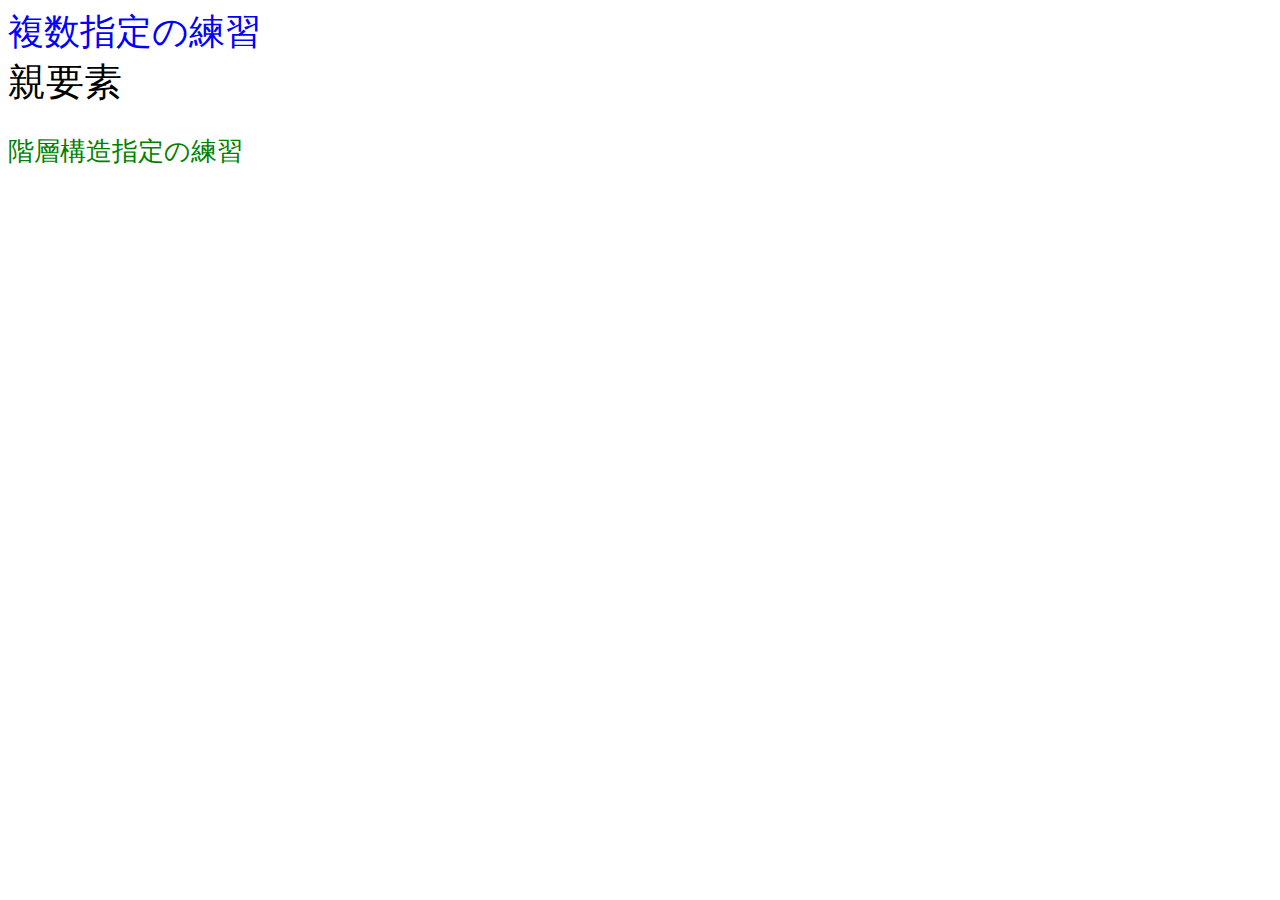
<file: index.html>
<!DOCTYPE html>
<html lang="ja">
<head>
  <meta charset="UTF-8">
  <meta http-equiv="X-UA-Compatible" content="IE=edge">
  <meta name="viewport" content="width=device-width, initial-scale=1.0">
  <link rel="stylesheet" href="styles/main.css">
  <title>Document</title>
</head>
<body>
  <div class="sample1"></div>
  <div class="sample2">複数指定の練習</div>

  <div class="wrapper">
    親要素
    <p class="contents">階層構造指定の練習</p>
  </div>
</body>
</html>
</file>
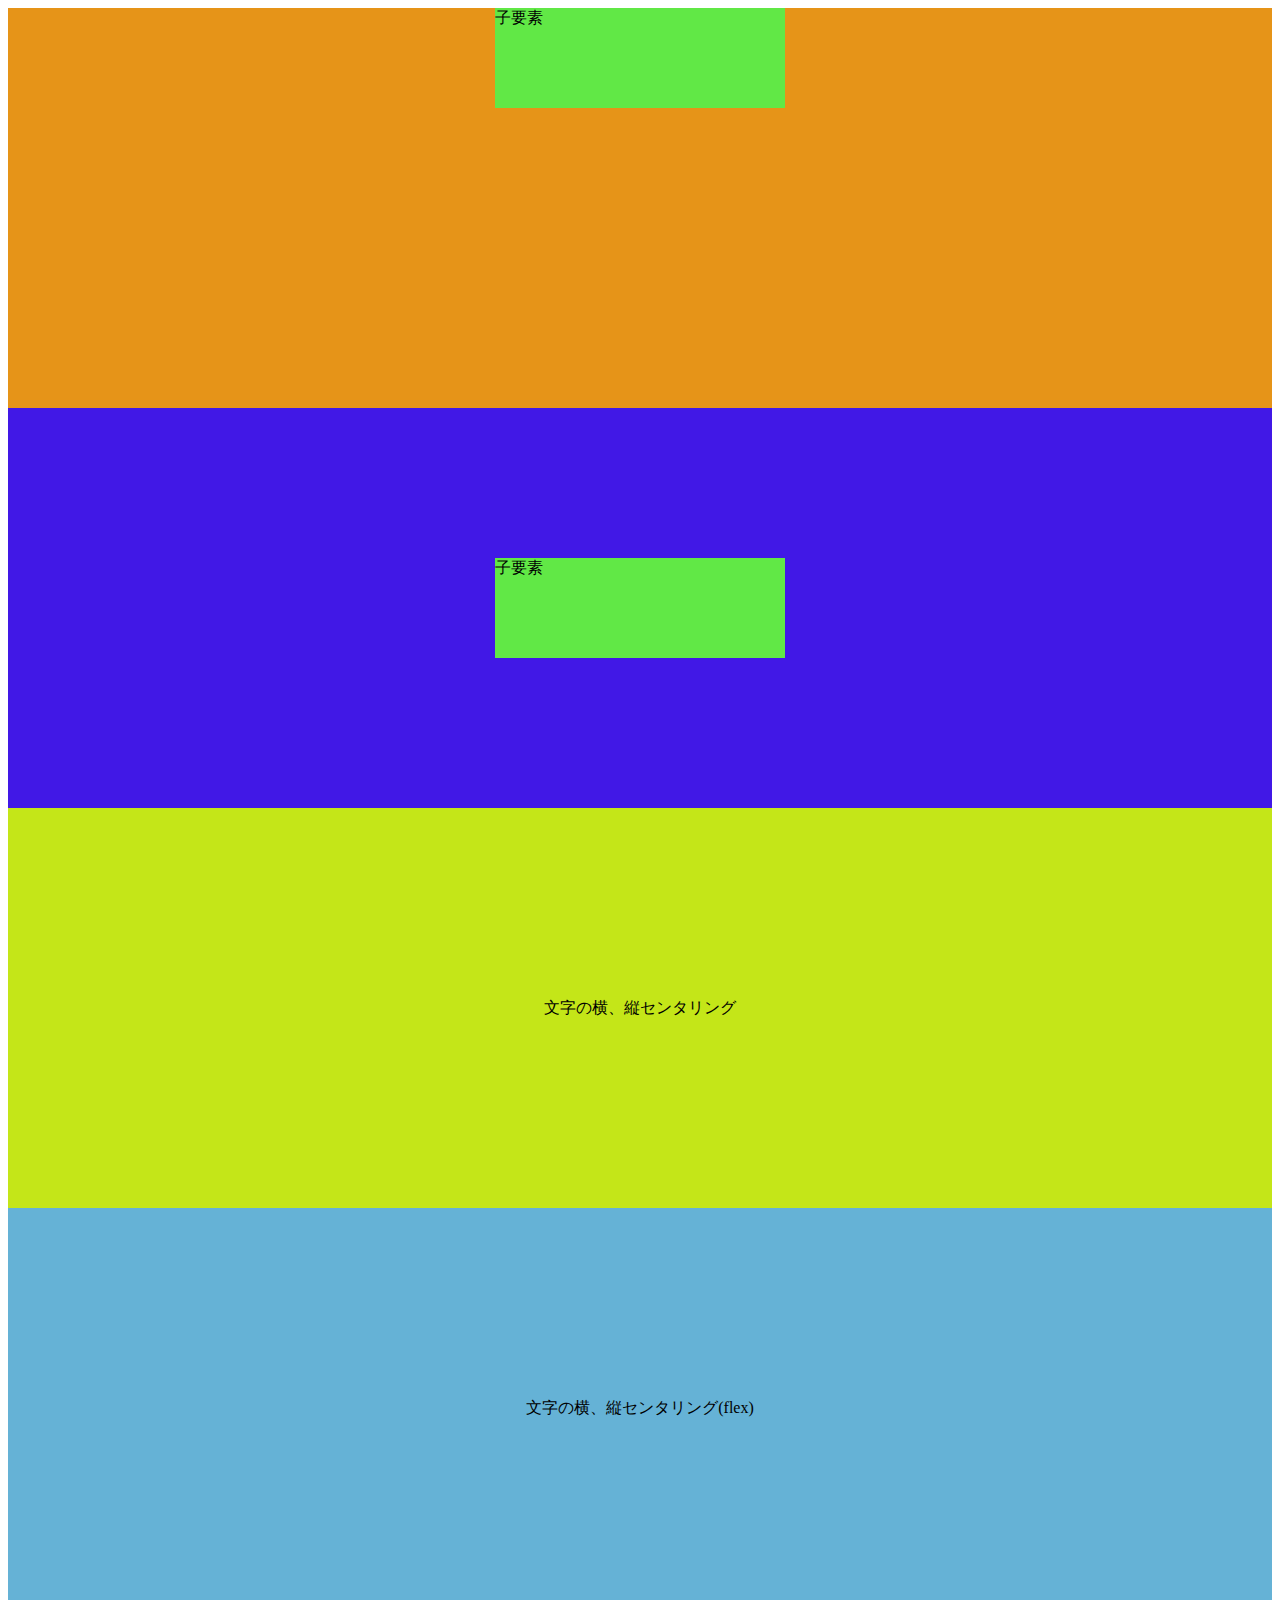
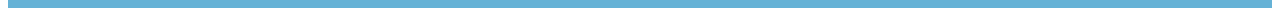
<file: centerd/index.html>
<!DOCTYPE html>
<html lang="ja">
<head>
  <meta charset="UTF-8">
  <meta http-equiv="X-UA-Compatible" content="IE=edge">
  <meta name="viewport" content="width=device-width, initial-scale=1.0">
  <link rel="stylesheet" href="styles/main.css">
  <title>Document</title>
</head>
<body>
  <div class="parent">
    <div class="child">子要素</div>
  </div>
  <div class="parent-justify-align">
    <div class="child-justify-align">子要素</div>
  </div>
  <div class="text-center">
    文字の横、縦センタリング
  </div>
  <div class="text-center-flex">
    文字の横、縦センタリング(flex)
  </div>
</body>
</html>
</file>
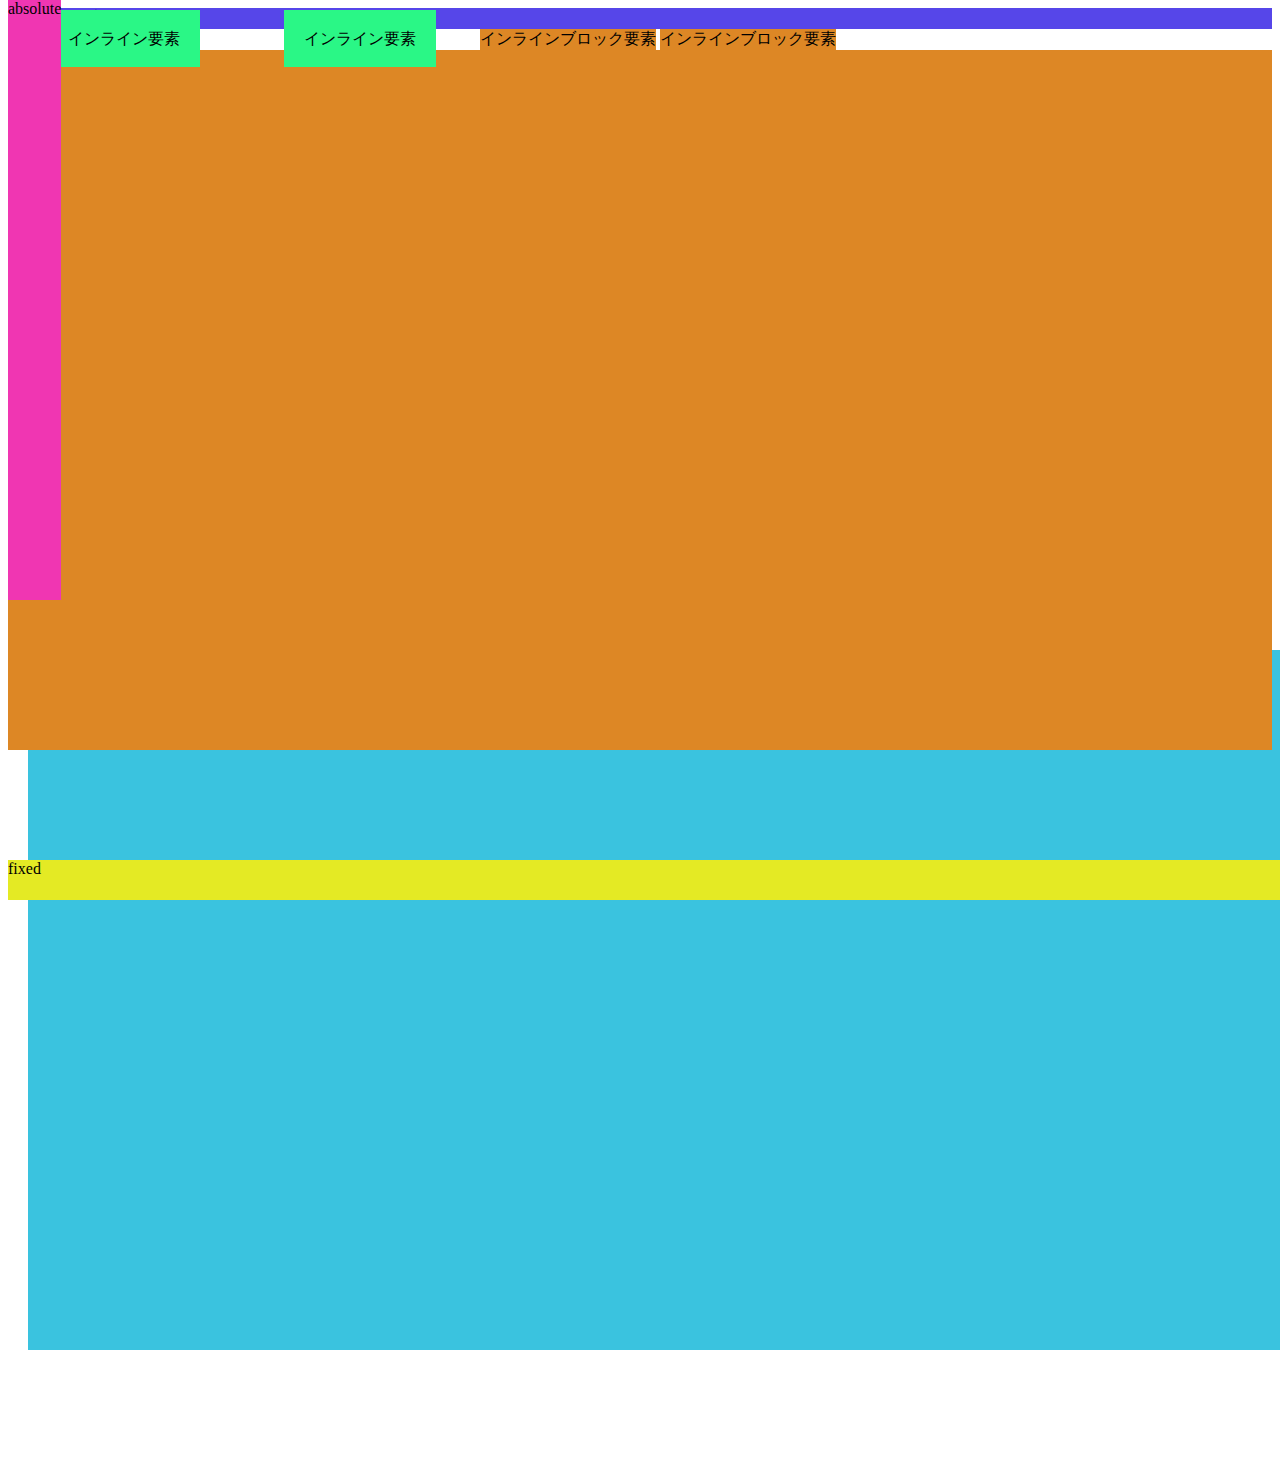
<file: display/index.html>
<!DOCTYPE html>
<html lang="ja">
<head>
  <meta charset="UTF-8">
  <meta http-equiv="X-UA-Compatible" content="IE=edge">
  <meta name="viewport" content="width=device-width, initial-scale=1.0">
  <link rel="stylesheet" href="styles/main.css">
  <title>Document</title>
</head>
<body>
  <div class="block">ブロック要素</div>
  <div class="inline">インライン要素</div>
  <div class="inline">インライン要素</div>
  <div class="inline-block">インラインブロック要素</div>
  <div class="inline-block">インラインブロック要素</div>

  <div class="static">static</div>
  <div class="relative">relative</div>
  <div class="absolute">absolute</div>
  <div class="fixed">fixed</div>
</body>
</html>
</file>
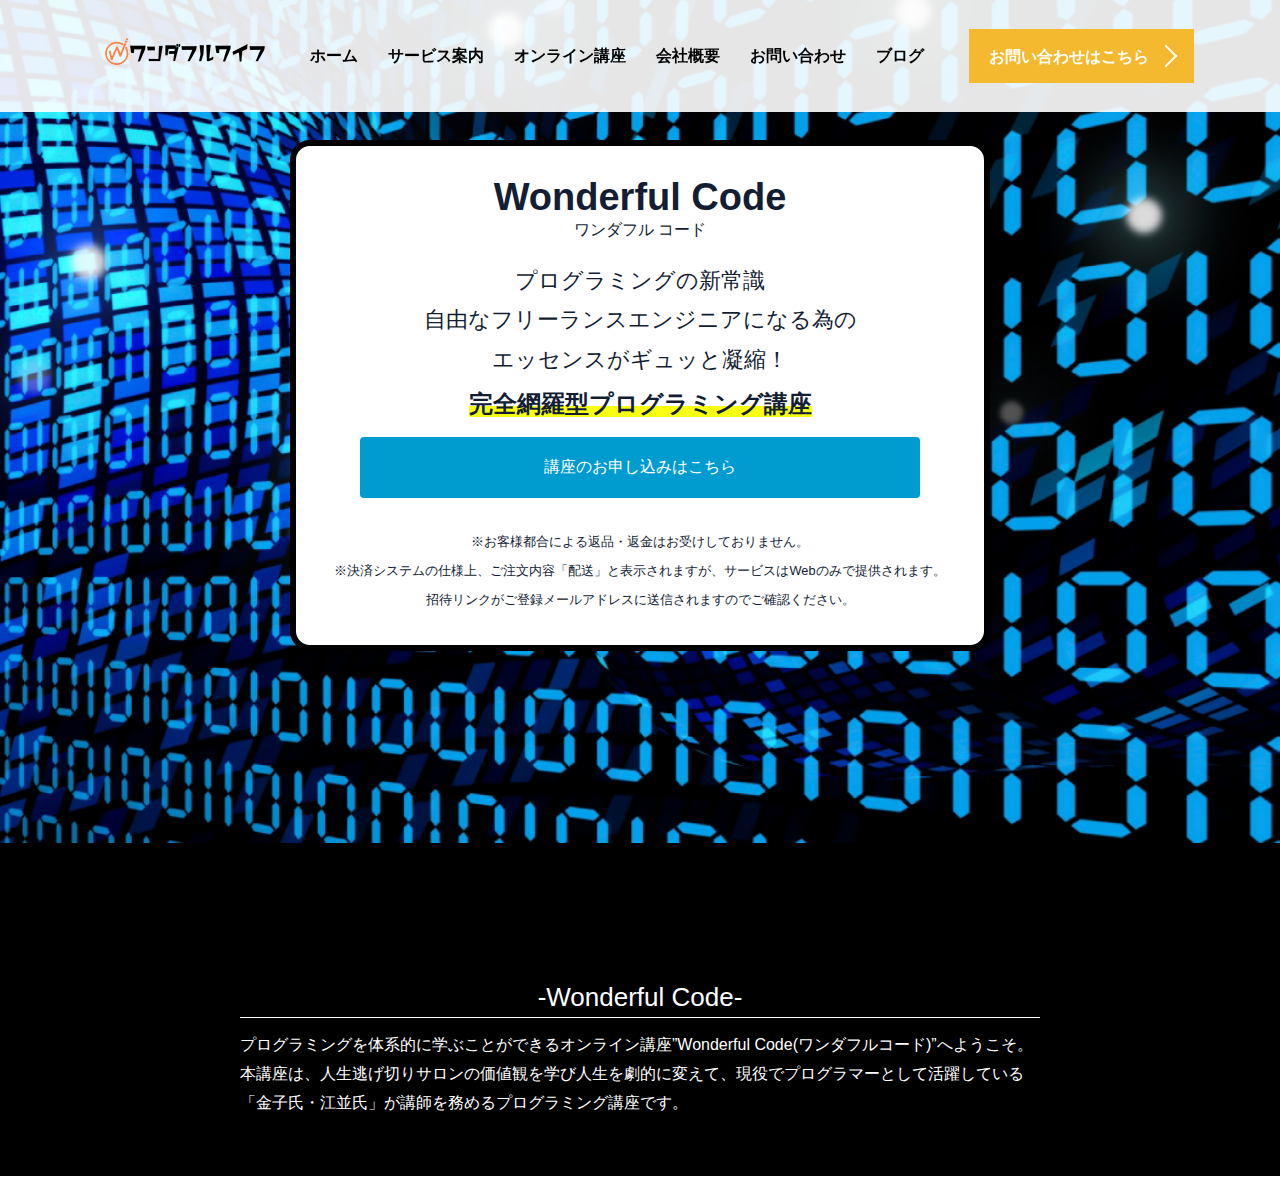
<file: lp_reproduction/index.html>
<!DOCTYPE html>
<html lang="ja">
<head>
  <meta charset="UTF-8">
  <meta http-equiv="X-UA-Compatible" content="IE=edge">
  <meta name="viewport" content="width=device-width, initial-scale=1.0">
  <link rel="stylesheet" href="styles/main.css">
  <title>Document</title>
</head>
<body>
  <header>
    <div class="lp-wrap header-wrapper">
      <div class="nav-item-wrapper">
        <a href=""><img src="./img/logo.png" alt=""></a>
      </div>
      <nav>
        <ul class="nav-item-wrapper">
          <li><a href="">ホーム</a></li>
          <li><a href="">サービス案内</a></li>
          <li><a href="">オンライン講座</a></li>
          <li><a href="">会社概要</a></li>
          <li><a href="">お問い合わせ</a></li>
          <li><a href="">ブログ</a></li>
        </ul>
      </nav>
      <div class="nav-item-wrapper">
        <a class="header-btn-wrapper" href="">
          <span>
            お問い合わせはこちら
          </span>
          <span class="header-btn-right"></span>
        </a>
      </div>
    </div>
  </header>
  <div class="intro-container">
    <div class="lp-wrap">
      <div class="intro-wrapper">
        <h1>Wonderful Code</h1>
        <p class="h1-japanese">ワンダフル コード</p>
        <p class="intro-p-first intro-p">プログラミングの新常識<br>
          自由なフリーランスエンジニアになる為の<br>
          エッセンスがギュッと凝縮！<br></p>
        <span class="yellow-line">完全網羅型プログラミング講座</span>
        <a href="" class="entry-buttun">講座のお申し込みはこちら</a>
        <br>
        <span class="warning intro-p">※お客様都合による返品・返金はお受けしておりません。<br></span>
        <span class="warning intro-p">※決済システムの仕様上、ご注文内容「配送」と表示されますが、サービスはWebのみで提供されます。<br>
          招待リンクがご登録メールアドレスに送信されますのでご確認ください。</span>
      </div>
    </div>
  </div>
  <div class="intro-footer-container">
    <div class="intro-footer-wrapper lp-wrap">
      <h2>-Wonderful Code-</h2>
      <p>プログラミングを体系的に学ぶことができるオンライン講座”Wonderful Code(ワンダフルコード)”へようこそ。<br>
        本講座は、人生逃げ切りサロンの価値観を学び人生を劇的に変えて、現役でプログラマーとして活躍している「金子氏・江並氏」が講師を務めるプログラミング講座です。</p>
    </div>
  </div>
    </body>
</html>
</file>
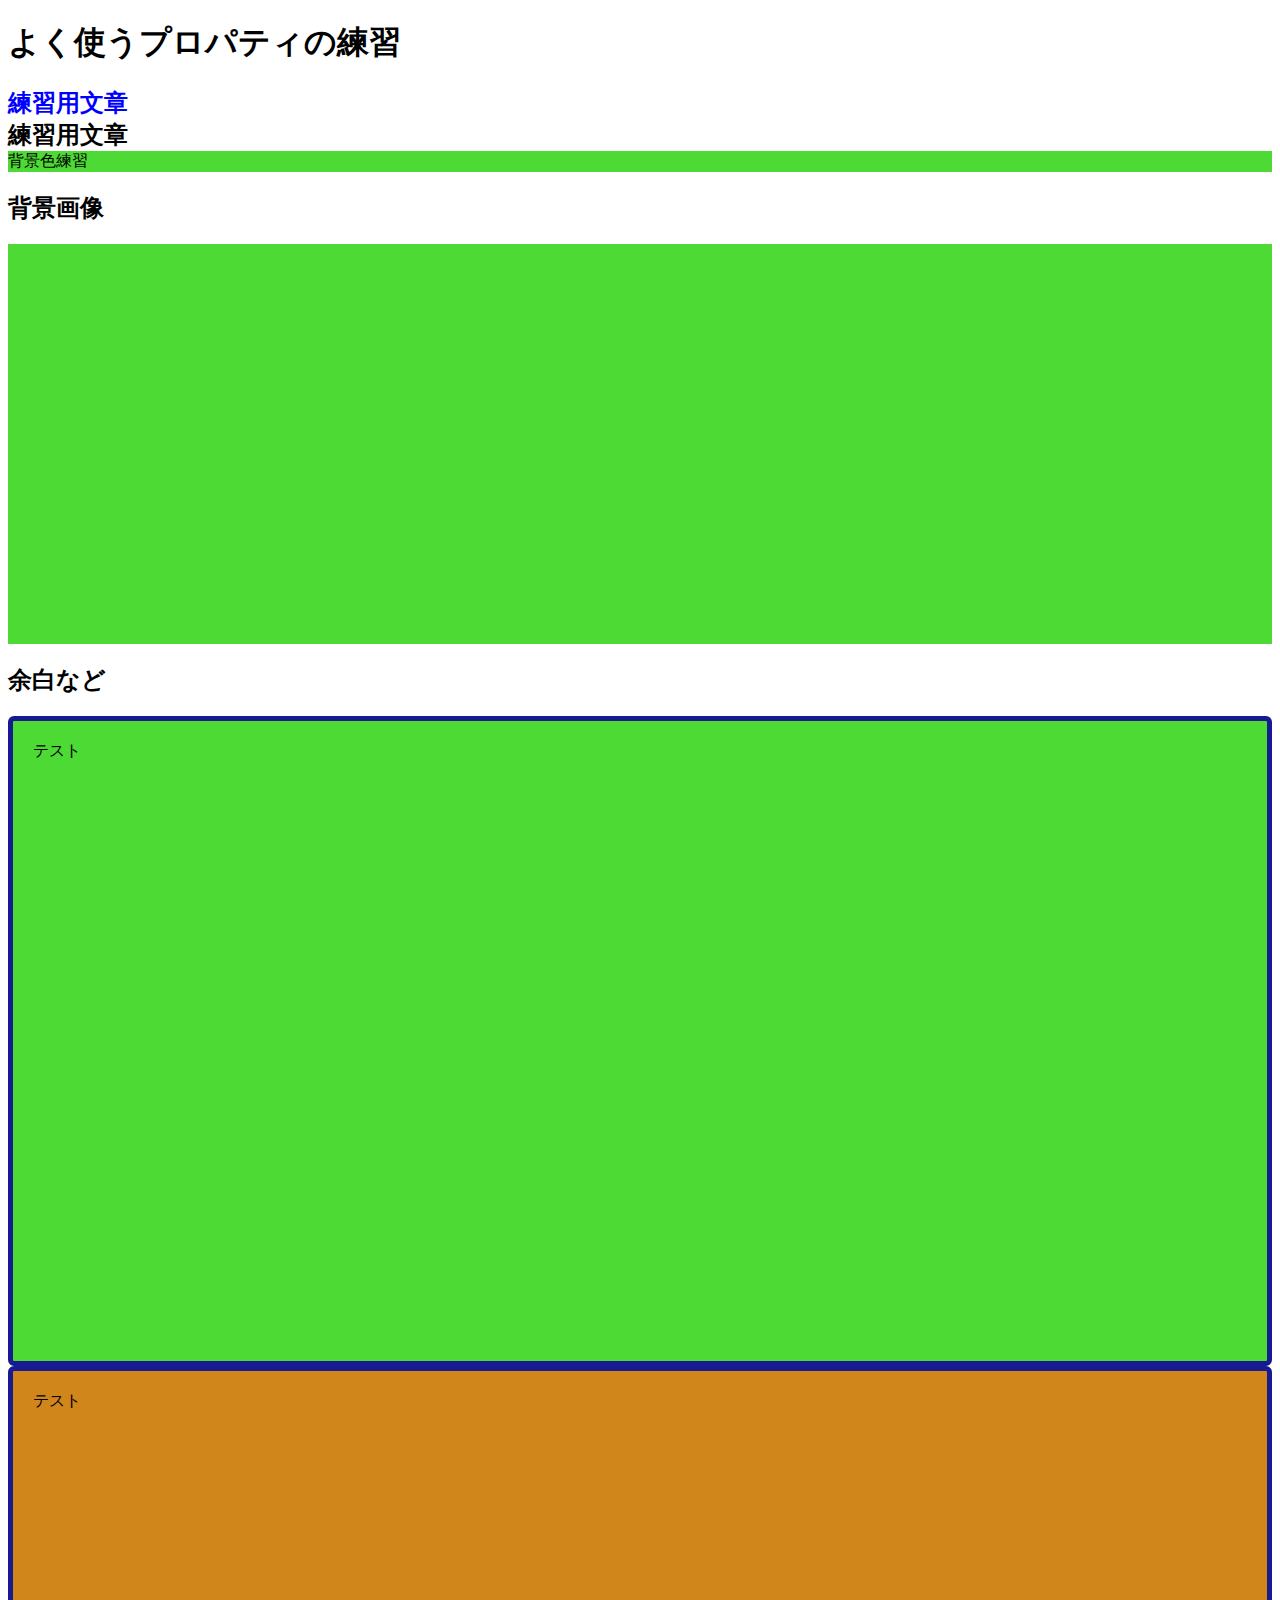
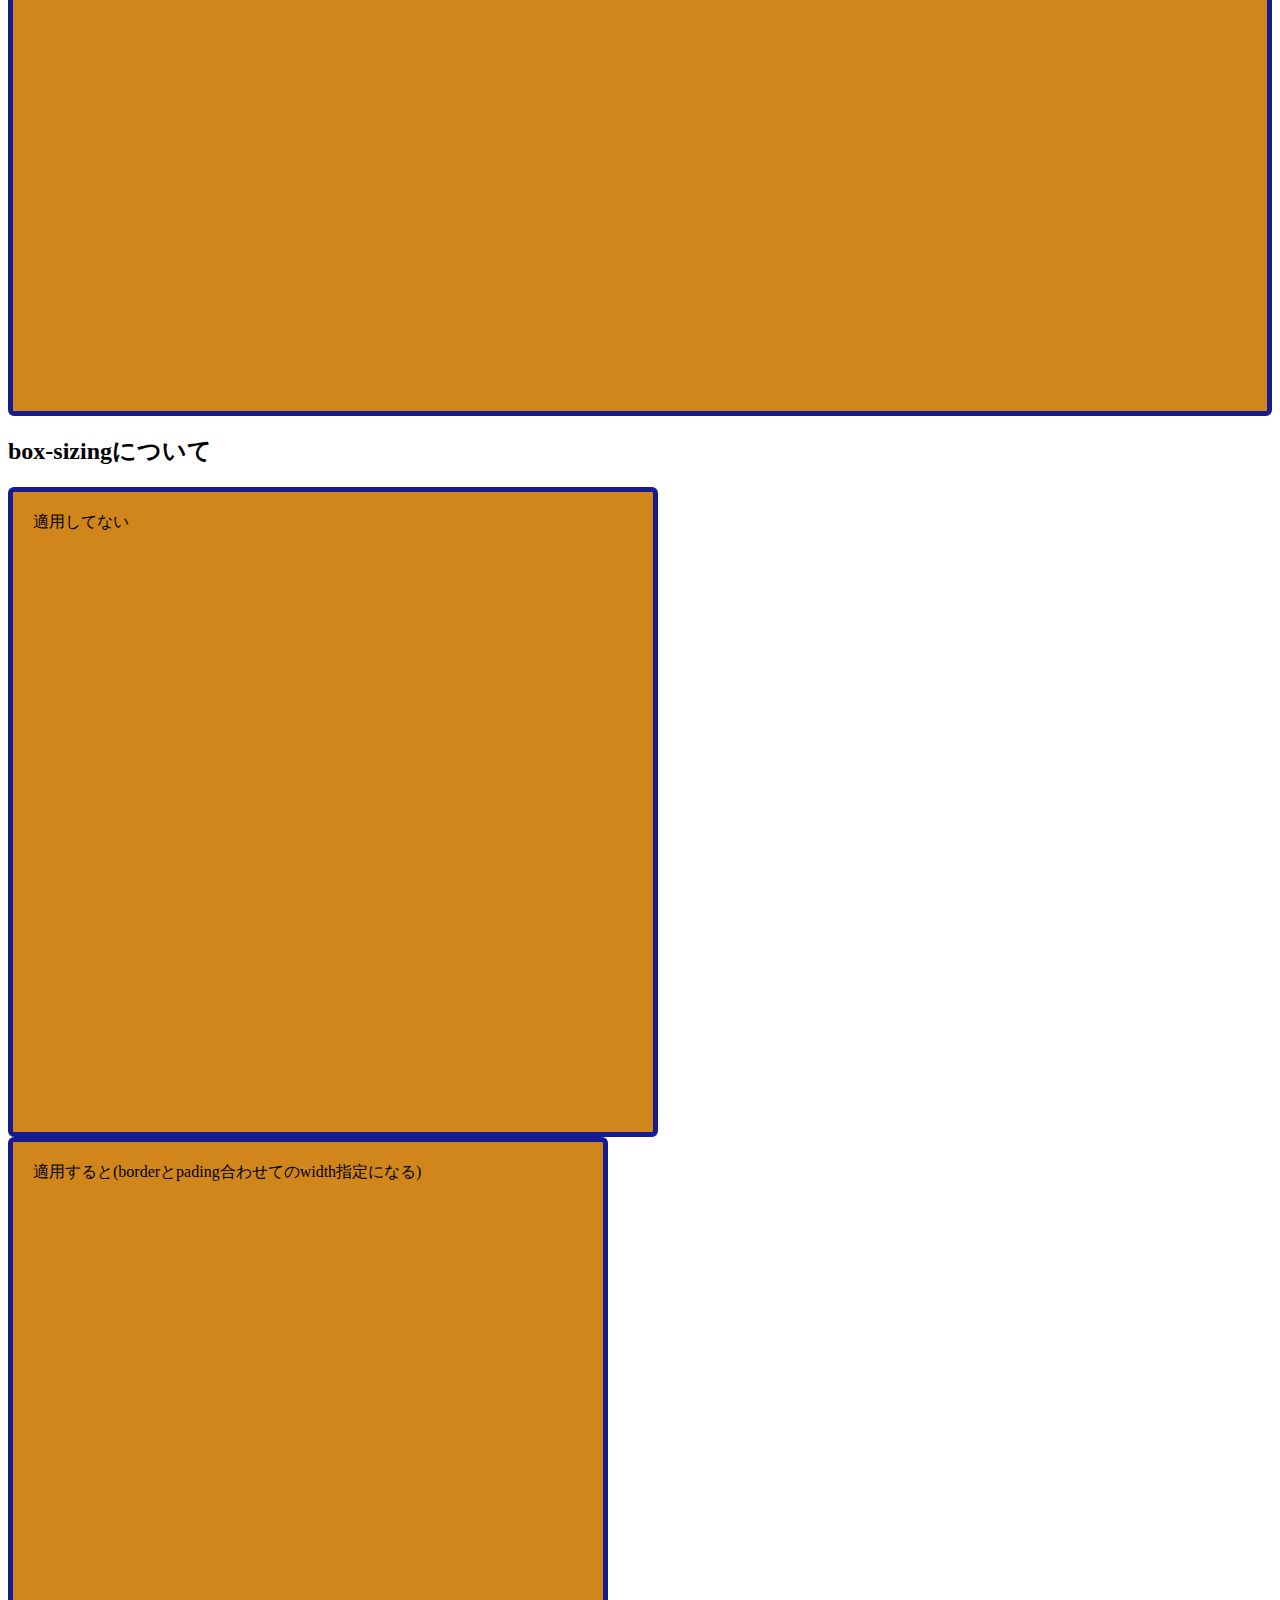
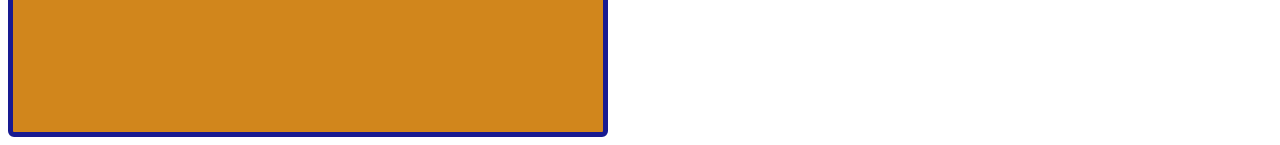
<file: property/index.html>
<!DOCTYPE html>
<html lang="ja">
<head>
  <meta charset="UTF-8">
  <meta http-equiv="X-UA-Compatible" content="IE=edge">
  <meta name="viewport" content="width=device-width, initial-scale=1.0">
  <link rel="stylesheet" href="styles/main.css">
  <title>Document</title>
</head>
<body>
  <h1>よく使うプロパティの練習</h1>
  <div class="sample1">練習用文章</div>
  <div class="sample2">練習用文章</div>
  <div class="bg-color">背景色練習</div>
  <h2>背景画像</h2>
  <div class="bg-img">
  </div>

  <h2>余白など</h2>
  <div class="box">
    テスト
  </div>
  <div class="box2">
    テスト
  </div>
  <h2>box-sizingについて</h2>
  <div class="box3">
    適用してない
  </div>
  <div class="box4">
    適用すると(borderとpading合わせてのwidth指定になる)
  </div>
</body>
</html>
</file>
<file: styles/main.css>
.sample1, .sample2 {
  font-size: 36px;
  color: blue;
}

.wrapper {
  font-size: 38px;
}
.wrapper .contents {
  font-size: 26px;
  color: green;
}/*# sourceMappingURL=main.css.map */
</file>
<file: centerd/styles/main.css>
.parent {
  background-color: #e69418;
  height: 400px;
  width: 100%;
}

.child {
  background-color: #61e846;
  height: 100px;
  width: 23%;
  margin: 0 auto;
}

.parent-justify-align {
  background-color: #4118e6;
  height: 400px;
  width: 100%;
  display: flex;
  justify-content: center;
  align-items: center;
}

.child-justify-align {
  background-color: #61e846;
  height: 100px;
  width: 23%;
}

.text-center {
  background-color: #c4e618;
  height: 400px;
  width: 100%;
  text-align: center;
  line-height: 400px;
}

.text-center-flex {
  background-color: #65b2d6;
  height: 400px;
  display: flex;
  justify-content: center;
  align-items: center;
}/*# sourceMappingURL=main.css.map */
</file>
<file: display/styles/main.css>
.block {
  background-color: #5646e9;
}

.inline-block {
  display: inline-block;
  background-color: #dd8725;
}

.inline {
  display: inline;
  background-color: #2af786;
  padding: 20px;
  margin: 40px;
}

.static {
  background-color: #dd8725;
  position: static;
  height: 700px;
}

.relative {
  background-color: #3ac3df;
  position: relative;
  height: 700px;
  top: -100px;
  left: 20px;
  z-index: -1;
}

.absolute {
  background-color: #f036b2;
  position: absolute;
  height: 600px;
  top: 0;
}

.fixed {
  background-color: #e4ea24;
  position: fixed;
  height: 40px;
  bottom: 0;
  width: 100%;
}/*# sourceMappingURL=main.css.map */
</file>
<file: lp_reproduction/styles/main.css>
@charset "UTF-8";
* {
  box-sizing: border-box;
}

body {
  margin: 0;
}

a {
  text-decoration: none;
}

li {
  list-style: none;
  display: flex;
  justify-content: center;
  align-items: center;
}

header {
  position: fixed;
  top: 0;
  z-index: 999;
  width: 100%;
  background-color: rgba(255, 255, 255, 0.9);
}
header nav {
  display: flex;
  align-items: center;
}

.header-wrapper {
  display: flex;
  justify-content: space-evenly;
}

.nav-item-wrapper {
  display: flex;
  justify-content: center;
  align-items: center;
  margin: 0;
  padding: 0 15px;
  min-height: 112px;
}
.nav-item-wrapper span {
  display: block;
}
.nav-item-wrapper li {
  width: 100%;
  font-family: "arial";
  font-weight: 700;
  white-space: nowrap;
  padding: 15px;
}
.nav-item-wrapper li a {
  color: #000;
  text-decoration: none;
}

.header-btn-wrapper {
  background-color: #F5B92F;
  padding: 14px 45px 12px 20px;
  display: flex;
  position: relative;
}
.header-btn-wrapper span {
  color: #fff;
  font-weight: 700;
  display: block;
  white-space: nowrap;
}
.header-btn-wrapper .header-btn-right {
  display: block;
  position: absolute;
  right: 20px;
  top: 50%;
  margin-top: -8px;
  border-top: 2px solid #fff;
  border-right: 2px solid #fff;
  height: 16px;
  width: 16px;
  transform: rotate(45deg);
}

.lp-wrap {
  font-family: "小塚ゴシック Pro", 游ゴシック, Meiryo, sans-serif;
  font-size: 16px;
  line-height: 1.8;
  max-width: 1100px;
  width: 94%;
  margin: 0 auto;
}

.intro-container {
  background: url(../img/head_bg.jpg) no-repeat center center;
  background-size: cover;
  margin-top: -20px;
  padding: 160px 0;
  color: #131d34;
}

.intro-wrapper {
  background-color: #fff;
  max-width: 700px;
  margin: 0 auto 2em;
  padding: 2em 1em;
  width: 100%;
  border: solid 6px #000;
  border-radius: 20px;
  text-align: center;
  line-height: 1.8;
}

h1 {
  margin: 0;
  font-size: 38px;
  line-height: 1;
}

.h1-japanese {
  margin-top: 0px;
  font-size: 16px;
}

.intro-p-first {
  font-size: 22px;
  margin: 0 0 10px;
}

.intro-p {
  line-height: 1.8;
}

.yellow-line {
  font-size: 24px;
  font-weight: bold;
  line-height: 1.2;
  background: linear-gradient(transparent 60%, #f9ff10 60%);
  margin: 0;
}

.entry-buttun {
  display: block;
  background-color: #009bcf;
  margin: 1em auto 0;
  padding: 1em;
  max-width: 560px;
  border-radius: 4px;
  color: #fff;
}

.warning {
  font-size: 0.8em;
  line-height: 1.8;
  margin: 0;
}

.intro-footer-container {
  width: 100%;
  background-color: #000;
  padding: 140px 0 3em;
}

.intro-footer-wrapper {
  max-width: 800px;
  background-color: #000;
  color: #fff;
  margin: 0 auto;
}
.intro-footer-wrapper h2 {
  text-align: center;
  border-bottom: solid 1px #fff;
  font-size: 26px;
  font-weight: normal;
  line-height: 1.1;
  padding: 0 0 0.2em;
  margin: 0 0 0.5em;
}
.intro-footer-wrapper p {
  margin-top: 0;
  margin-bottom: 10px;
}/*# sourceMappingURL=main.css.map */
</file>
<file: property/styles/main.css>
.sample1 {
  font-size: 24px;
  font-weight: 700;
  color: blue;
}

.sample2 {
  font-size: 24px;
  font-weight: 700;
  color: #000000;
}

.bg-color {
  background-color: #4eda35;
}

.bg-img {
  height: 400px;
  background-color: #4eda35;
  background-image: url(https://wp-p.info/reps/css-biginner/img/19_01.jpg);
  background-size: cover;
}

.box {
  height: 600px;
  background-color: #4eda35;
  border: 5px solid #181a91;
  border-radius: 6px;
  padding: 20px;
}

.box2 {
  height: 600px;
  background-color: #d1861c;
  border: 5px solid #181a91;
  border-radius: 6px;
  padding: 20px;
}

.box3 {
  height: 600px;
  width: 600px;
  background-color: #d1861c;
  border: 5px solid #181a91;
  border-radius: 6px;
  padding: 20px;
}

.box4 {
  box-sizing: border-box;
  height: 600px;
  width: 600px;
  background-color: #d1861c;
  border: 5px solid #181a91;
  border-radius: 6px;
  padding: 20px;
}/*# sourceMappingURL=main.css.map */
</file>
